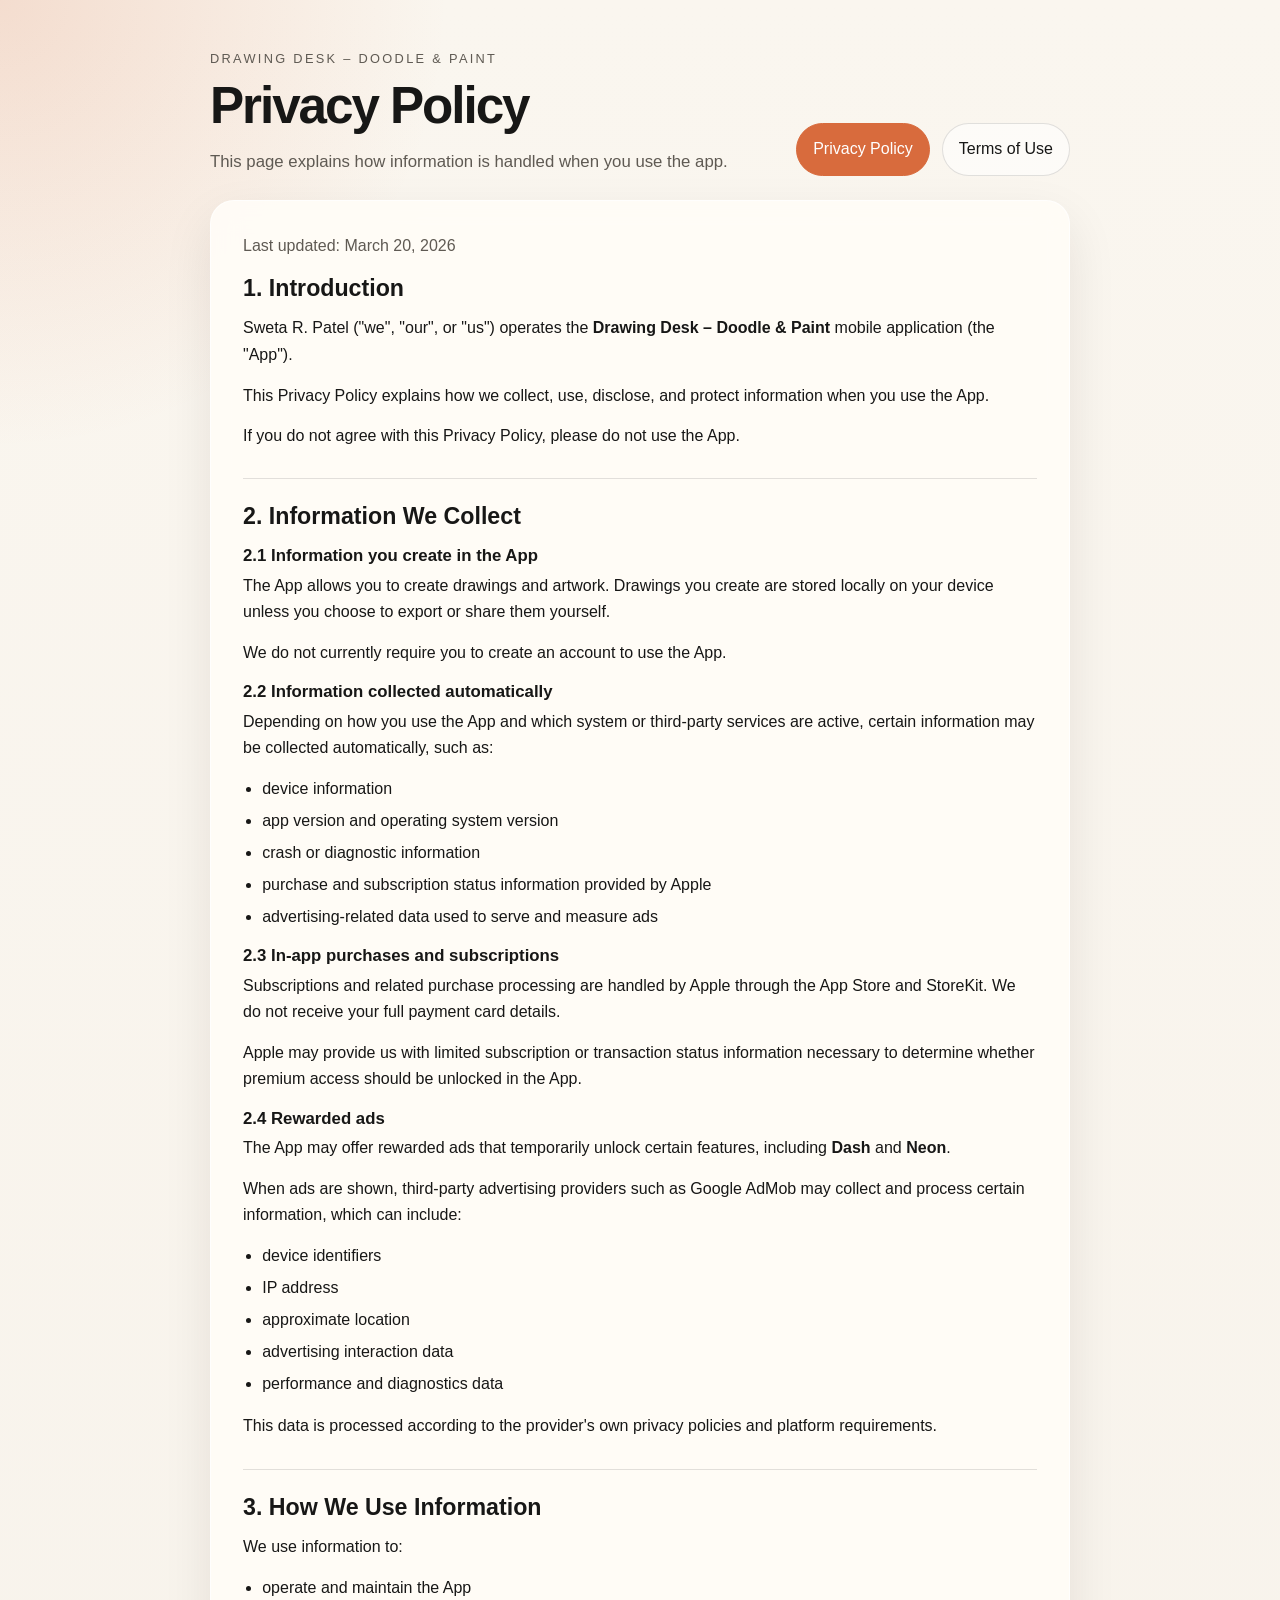
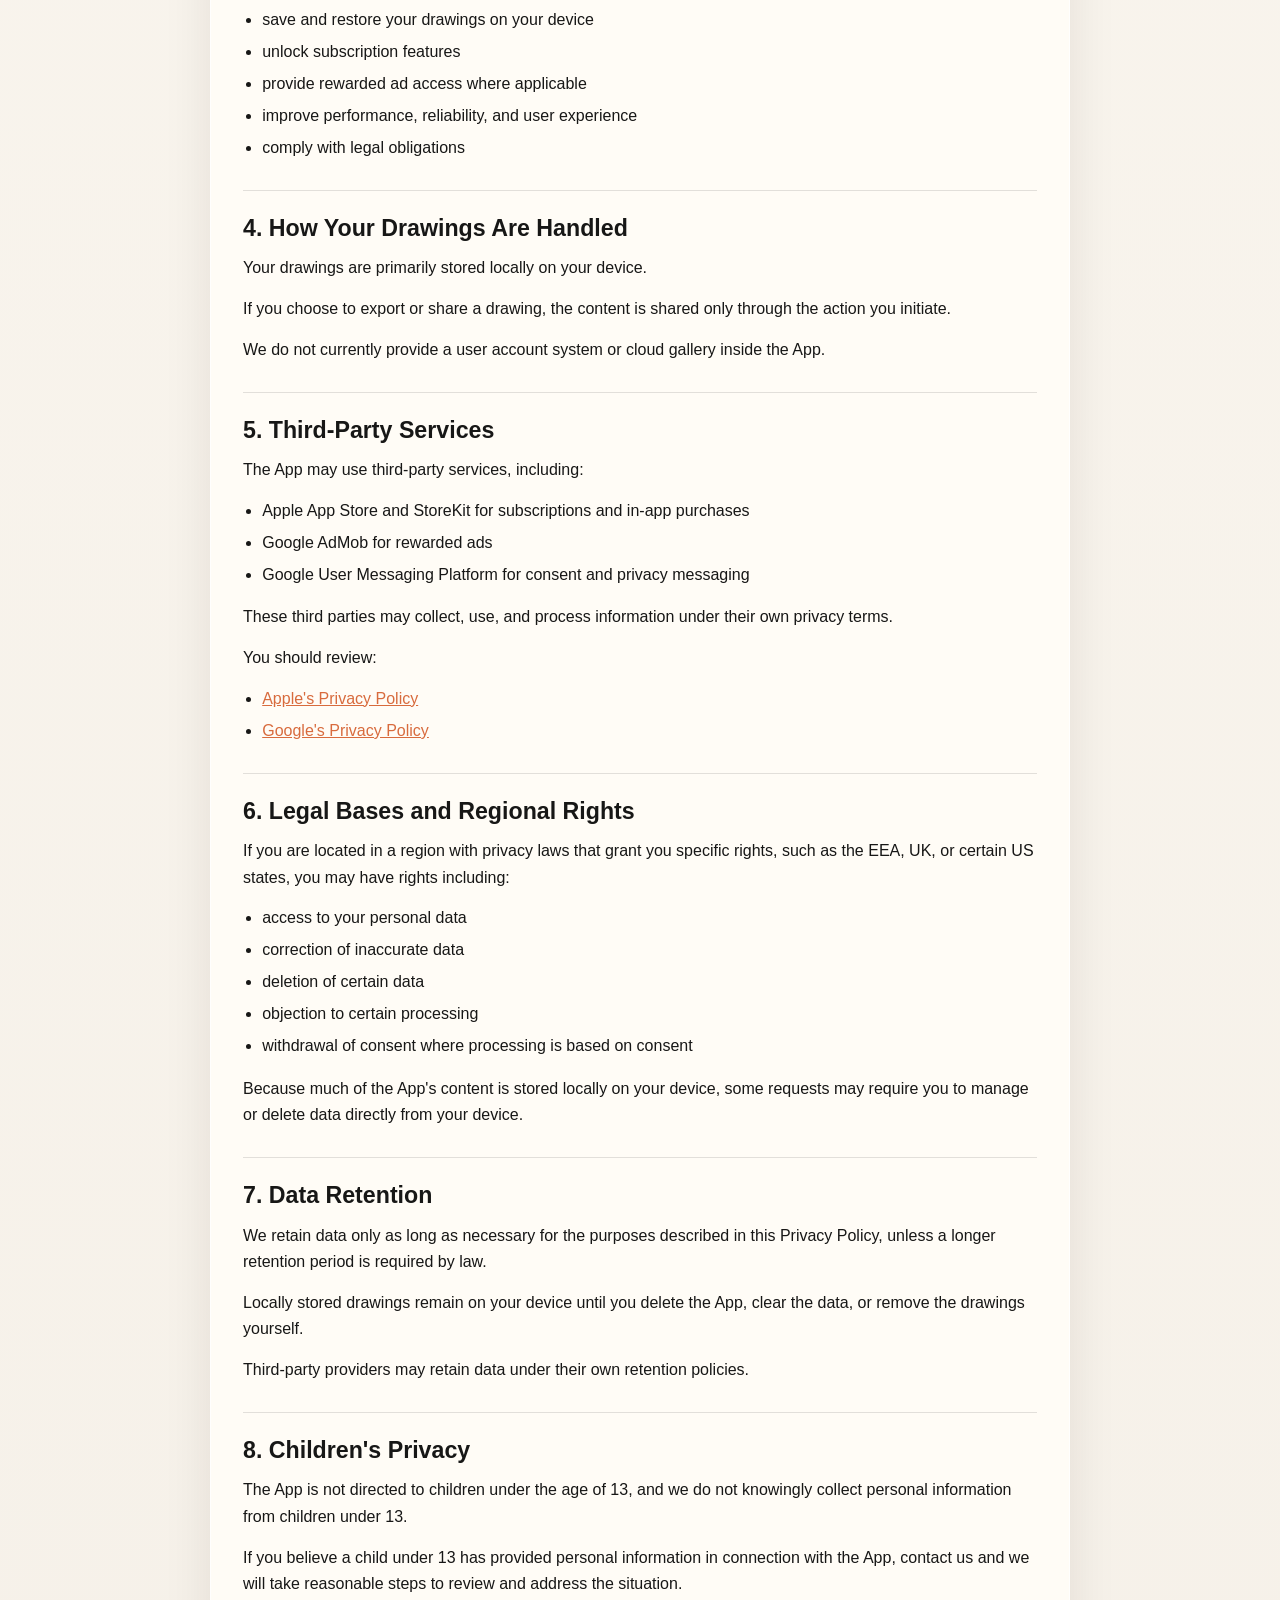
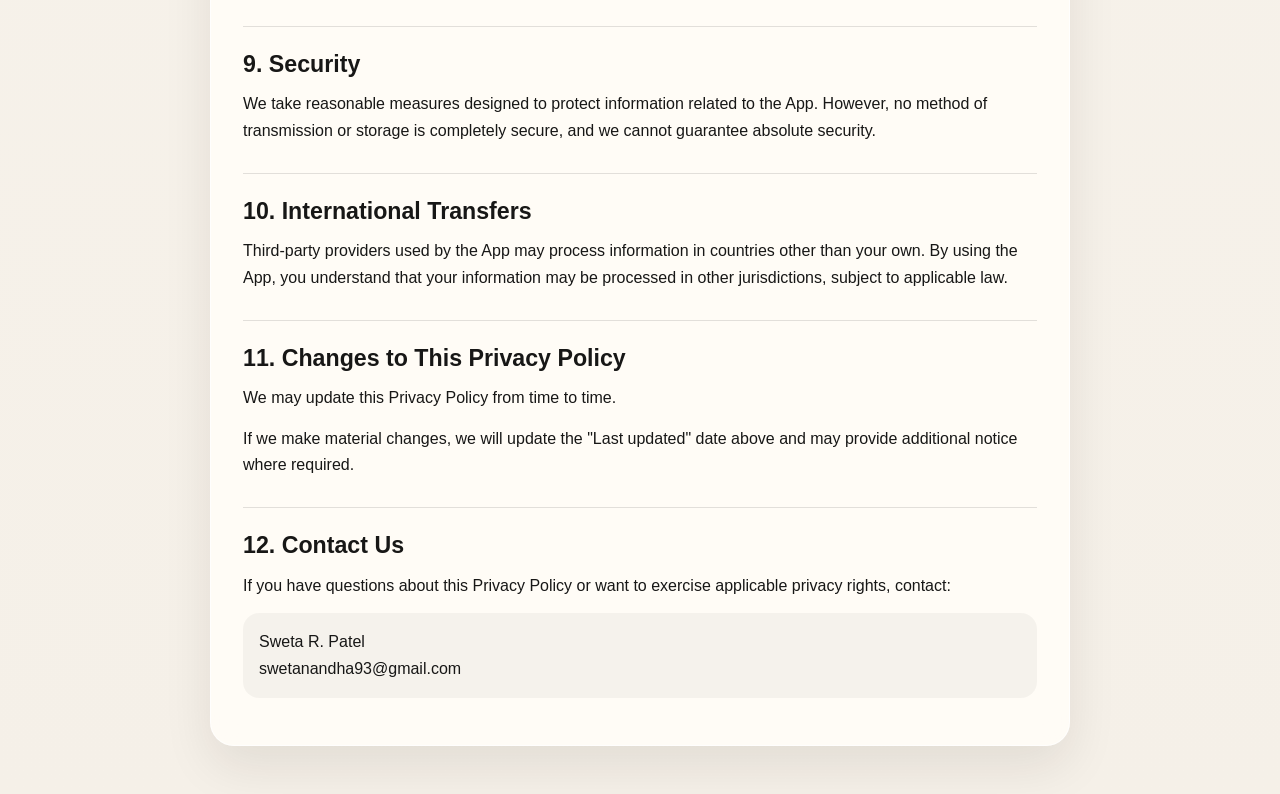
<file: index.html>
<!DOCTYPE html>
<html lang="en">
<head>
  <meta charset="UTF-8">
  <meta name="viewport" content="width=device-width, initial-scale=1.0">
  <title>Drawing Desk – Doodle & Paint | Privacy Policy</title>
  <meta name="description" content="Privacy Policy for Drawing Desk – Doodle & Paint.">
  <link rel="stylesheet" href="legal-styles.css">
</head>
<body>
  <div class="page-shell">
    <header class="hero">
      <div class="hero-copy">
        <p class="eyebrow">Drawing Desk – Doodle &amp; Paint</p>
        <h1>Privacy Policy</h1>
        <p class="lede">This page explains how information is handled when you use the app.</p>
      </div>
      <nav class="top-nav" aria-label="Legal pages">
        <a class="nav-link current" href="index.html">Privacy Policy</a>
        <a class="nav-link" href="terms.html">Terms of Use</a>
      </nav>
    </header>

    <main class="content-card">
      <section>
        <p class="meta">Last updated: March 20, 2026</p>
        <h2>1. Introduction</h2>
        <p>Sweta R. Patel ("we", "our", or "us") operates the <strong>Drawing Desk – Doodle &amp; Paint</strong> mobile application (the "App").</p>
        <p>This Privacy Policy explains how we collect, use, disclose, and protect information when you use the App.</p>
        <p>If you do not agree with this Privacy Policy, please do not use the App.</p>
      </section>

      <section>
        <h2>2. Information We Collect</h2>

        <h3>2.1 Information you create in the App</h3>
        <p>The App allows you to create drawings and artwork. Drawings you create are stored locally on your device unless you choose to export or share them yourself.</p>
        <p>We do not currently require you to create an account to use the App.</p>

        <h3>2.2 Information collected automatically</h3>
        <p>Depending on how you use the App and which system or third-party services are active, certain information may be collected automatically, such as:</p>
        <ul>
          <li>device information</li>
          <li>app version and operating system version</li>
          <li>crash or diagnostic information</li>
          <li>purchase and subscription status information provided by Apple</li>
          <li>advertising-related data used to serve and measure ads</li>
        </ul>

        <h3>2.3 In-app purchases and subscriptions</h3>
        <p>Subscriptions and related purchase processing are handled by Apple through the App Store and StoreKit. We do not receive your full payment card details.</p>
        <p>Apple may provide us with limited subscription or transaction status information necessary to determine whether premium access should be unlocked in the App.</p>

        <h3>2.4 Rewarded ads</h3>
        <p>The App may offer rewarded ads that temporarily unlock certain features, including <strong>Dash</strong> and <strong>Neon</strong>.</p>
        <p>When ads are shown, third-party advertising providers such as Google AdMob may collect and process certain information, which can include:</p>
        <ul>
          <li>device identifiers</li>
          <li>IP address</li>
          <li>approximate location</li>
          <li>advertising interaction data</li>
          <li>performance and diagnostics data</li>
        </ul>
        <p>This data is processed according to the provider's own privacy policies and platform requirements.</p>
      </section>

      <section>
        <h2>3. How We Use Information</h2>
        <p>We use information to:</p>
        <ul>
          <li>operate and maintain the App</li>
          <li>save and restore your drawings on your device</li>
          <li>unlock subscription features</li>
          <li>provide rewarded ad access where applicable</li>
          <li>improve performance, reliability, and user experience</li>
          <li>comply with legal obligations</li>
        </ul>
      </section>

      <section>
        <h2>4. How Your Drawings Are Handled</h2>
        <p>Your drawings are primarily stored locally on your device.</p>
        <p>If you choose to export or share a drawing, the content is shared only through the action you initiate.</p>
        <p>We do not currently provide a user account system or cloud gallery inside the App.</p>
      </section>

      <section>
        <h2>5. Third-Party Services</h2>
        <p>The App may use third-party services, including:</p>
        <ul>
          <li>Apple App Store and StoreKit for subscriptions and in-app purchases</li>
          <li>Google AdMob for rewarded ads</li>
          <li>Google User Messaging Platform for consent and privacy messaging</li>
        </ul>
        <p>These third parties may collect, use, and process information under their own privacy terms.</p>
        <p>You should review:</p>
        <ul>
          <li><a href="https://www.apple.com/legal/privacy/">Apple's Privacy Policy</a></li>
          <li><a href="https://policies.google.com/privacy">Google's Privacy Policy</a></li>
        </ul>
      </section>

      <section>
        <h2>6. Legal Bases and Regional Rights</h2>
        <p>If you are located in a region with privacy laws that grant you specific rights, such as the EEA, UK, or certain US states, you may have rights including:</p>
        <ul>
          <li>access to your personal data</li>
          <li>correction of inaccurate data</li>
          <li>deletion of certain data</li>
          <li>objection to certain processing</li>
          <li>withdrawal of consent where processing is based on consent</li>
        </ul>
        <p>Because much of the App's content is stored locally on your device, some requests may require you to manage or delete data directly from your device.</p>
      </section>

      <section>
        <h2>7. Data Retention</h2>
        <p>We retain data only as long as necessary for the purposes described in this Privacy Policy, unless a longer retention period is required by law.</p>
        <p>Locally stored drawings remain on your device until you delete the App, clear the data, or remove the drawings yourself.</p>
        <p>Third-party providers may retain data under their own retention policies.</p>
      </section>

      <section>
        <h2>8. Children's Privacy</h2>
        <p>The App is not directed to children under the age of 13, and we do not knowingly collect personal information from children under 13.</p>
        <p>If you believe a child under 13 has provided personal information in connection with the App, contact us and we will take reasonable steps to review and address the situation.</p>
      </section>

      <section>
        <h2>9. Security</h2>
        <p>We take reasonable measures designed to protect information related to the App. However, no method of transmission or storage is completely secure, and we cannot guarantee absolute security.</p>
      </section>

      <section>
        <h2>10. International Transfers</h2>
        <p>Third-party providers used by the App may process information in countries other than your own. By using the App, you understand that your information may be processed in other jurisdictions, subject to applicable law.</p>
      </section>

      <section>
        <h2>11. Changes to This Privacy Policy</h2>
        <p>We may update this Privacy Policy from time to time.</p>
        <p>If we make material changes, we will update the "Last updated" date above and may provide additional notice where required.</p>
      </section>

      <section>
        <h2>12. Contact Us</h2>
        <p>If you have questions about this Privacy Policy or want to exercise applicable privacy rights, contact:</p>
        <p class="contact-block">
          Sweta R. Patel<br>
          swetanandha93@gmail.com
        </p>
      </section>
    </main>
  </div>
</body>
</html>
</file>
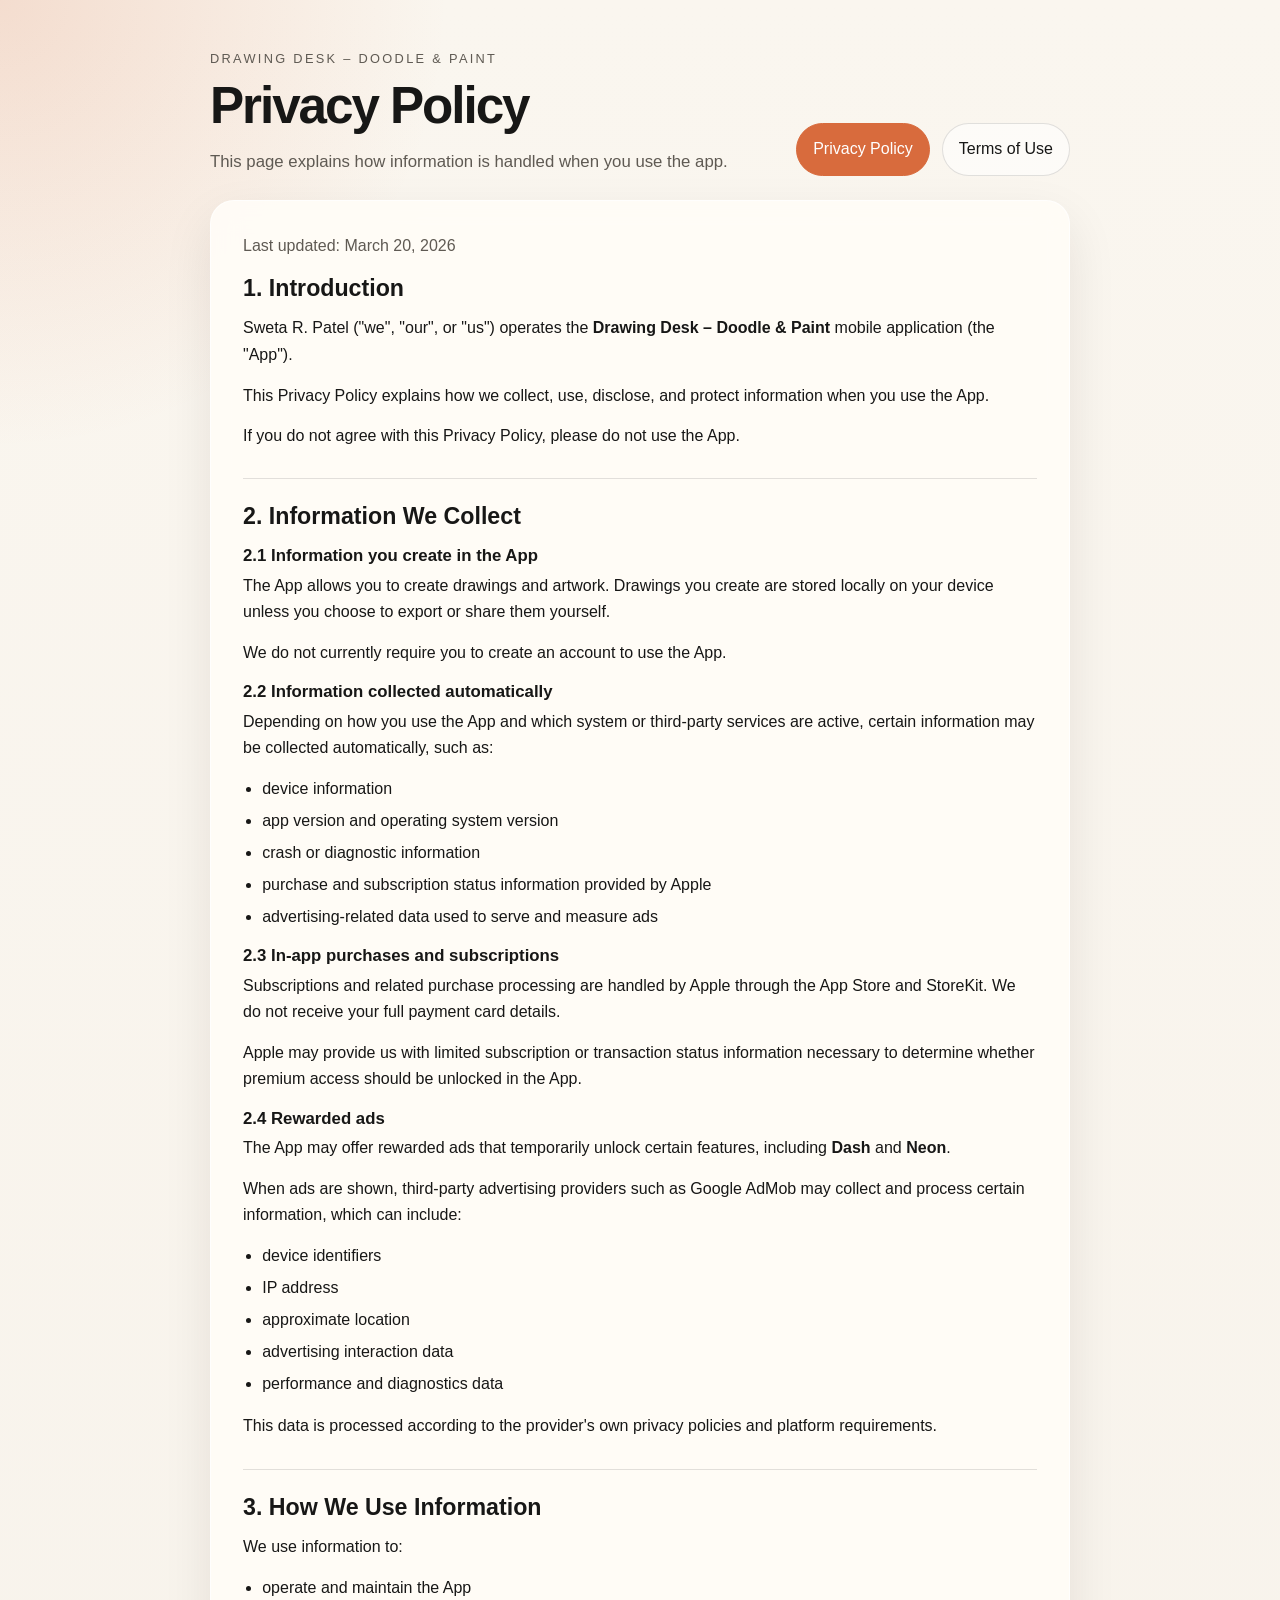
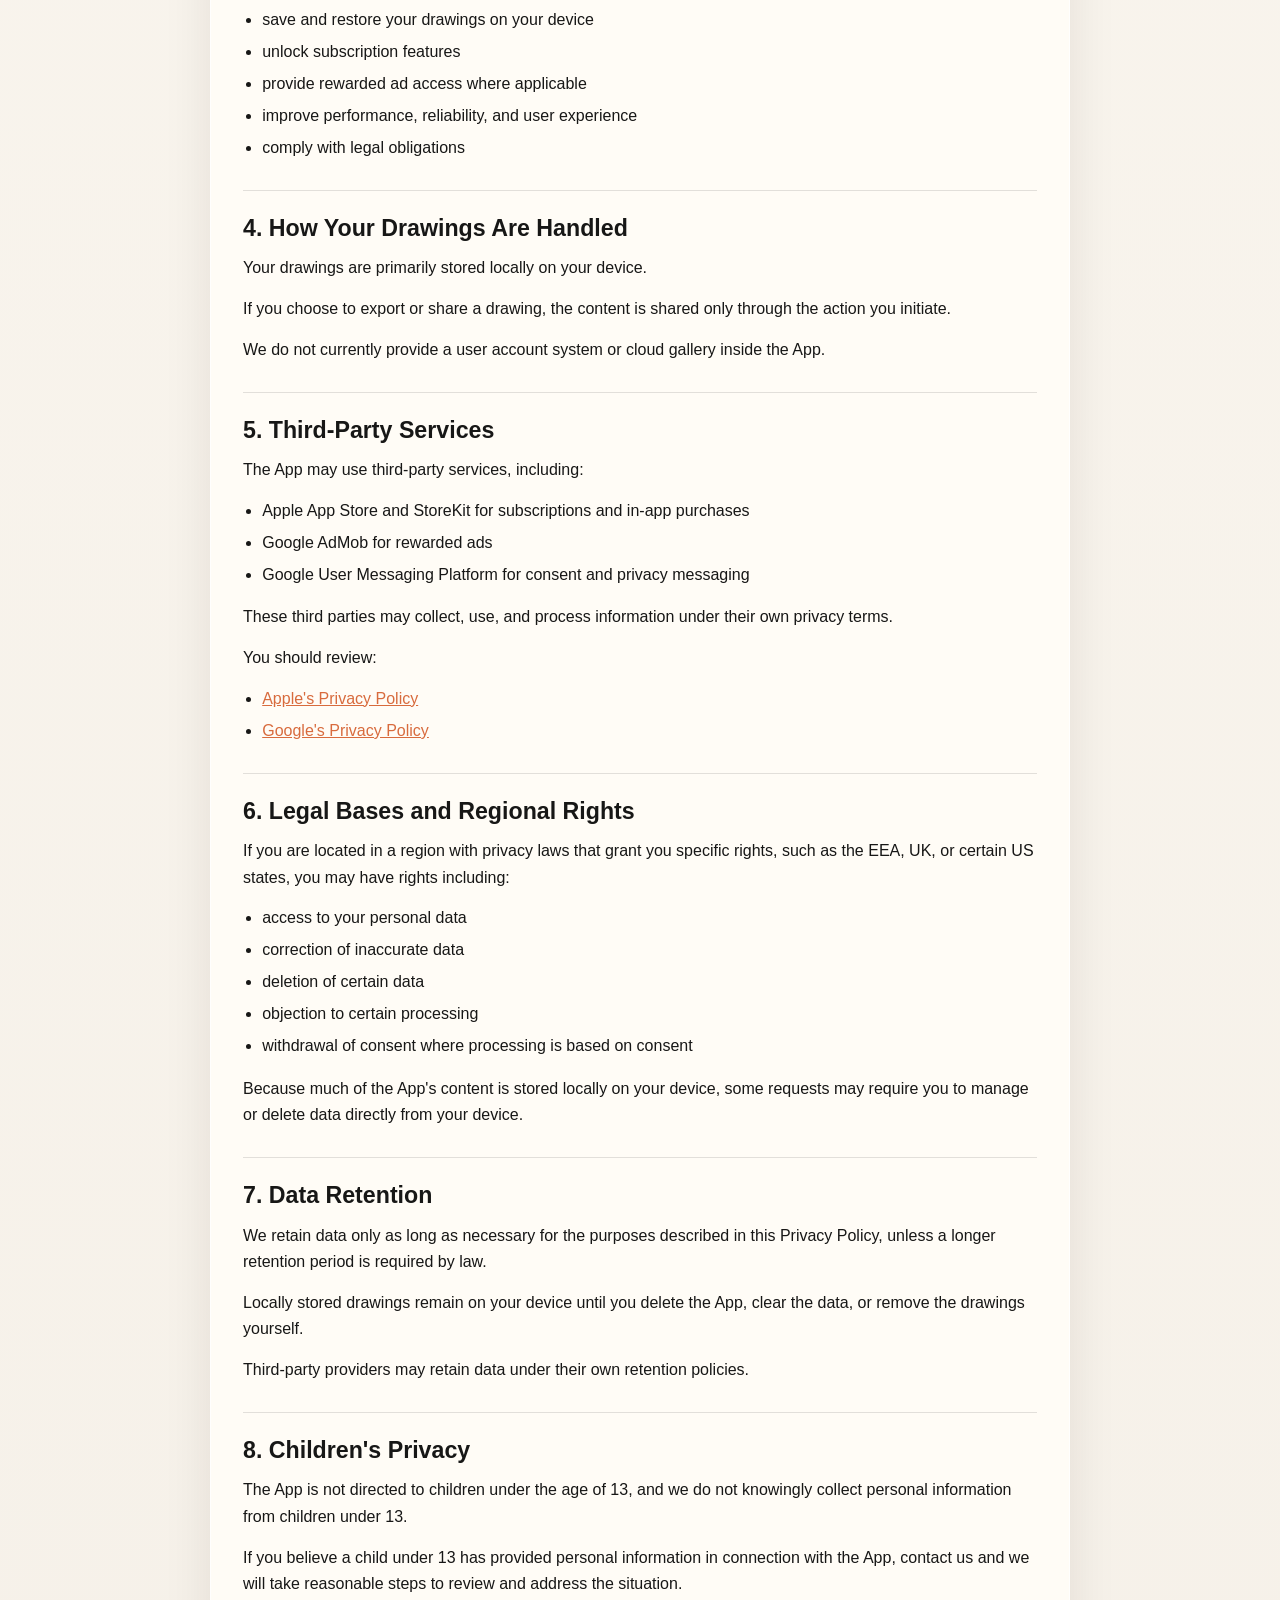
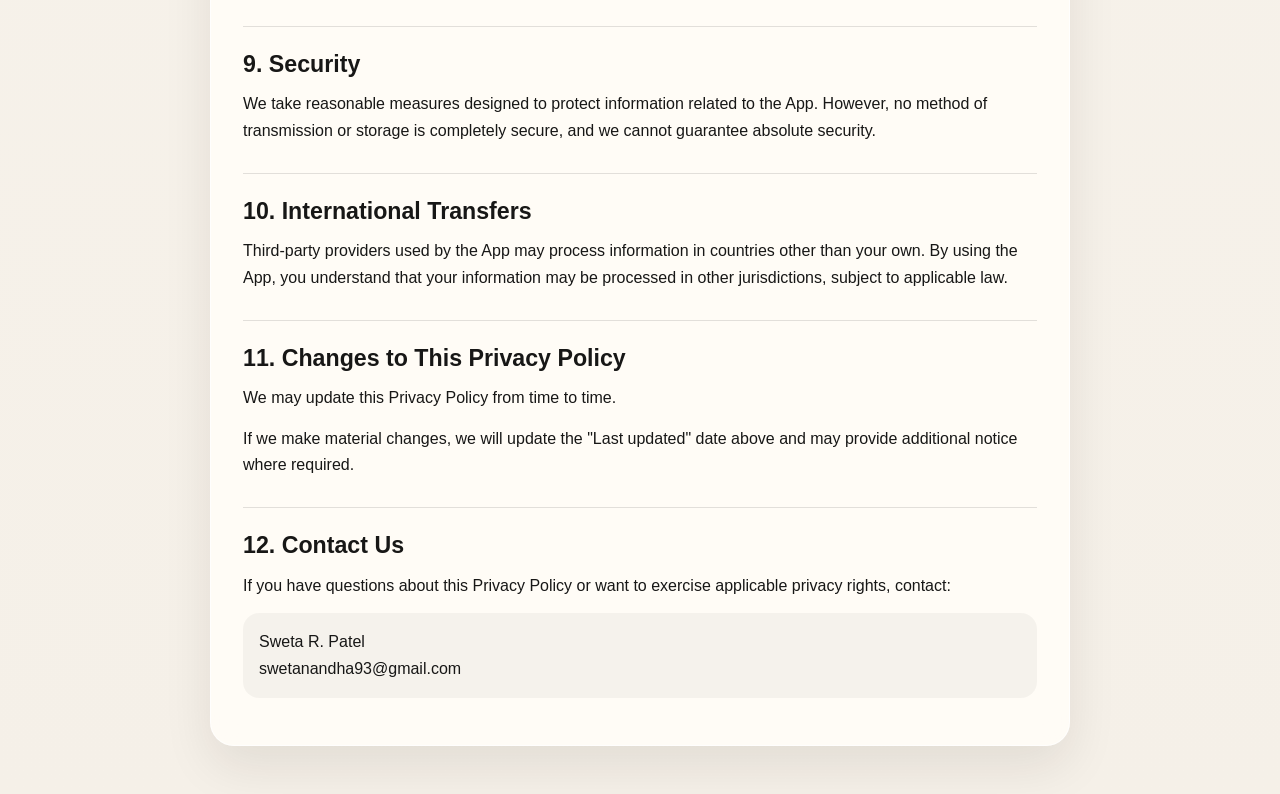
<file: privacy.html>
<!DOCTYPE html>
<html lang="en">
<head>
  <meta charset="UTF-8">
  <meta name="viewport" content="width=device-width, initial-scale=1.0">
  <title>Drawing Desk – Doodle & Paint | Privacy Policy</title>
  <meta name="description" content="Privacy Policy for Drawing Desk – Doodle & Paint.">
  <link rel="stylesheet" href="legal-styles.css">
</head>
<body>
  <div class="page-shell">
    <header class="hero">
      <div class="hero-copy">
        <p class="eyebrow">Drawing Desk – Doodle &amp; Paint</p>
        <h1>Privacy Policy</h1>
        <p class="lede">This page explains how information is handled when you use the app.</p>
      </div>
      <nav class="top-nav" aria-label="Legal pages">
        <a class="nav-link current" href="privacy.html">Privacy Policy</a>
        <a class="nav-link" href="terms.html">Terms of Use</a>
      </nav>
    </header>

    <main class="content-card">
      <section>
        <p class="meta">Last updated: March 20, 2026</p>
        <h2>1. Introduction</h2>
        <p>Sweta R. Patel ("we", "our", or "us") operates the <strong>Drawing Desk – Doodle &amp; Paint</strong> mobile application (the "App").</p>
        <p>This Privacy Policy explains how we collect, use, disclose, and protect information when you use the App.</p>
        <p>If you do not agree with this Privacy Policy, please do not use the App.</p>
      </section>

      <section>
        <h2>2. Information We Collect</h2>

        <h3>2.1 Information you create in the App</h3>
        <p>The App allows you to create drawings and artwork. Drawings you create are stored locally on your device unless you choose to export or share them yourself.</p>
        <p>We do not currently require you to create an account to use the App.</p>

        <h3>2.2 Information collected automatically</h3>
        <p>Depending on how you use the App and which system or third-party services are active, certain information may be collected automatically, such as:</p>
        <ul>
          <li>device information</li>
          <li>app version and operating system version</li>
          <li>crash or diagnostic information</li>
          <li>purchase and subscription status information provided by Apple</li>
          <li>advertising-related data used to serve and measure ads</li>
        </ul>

        <h3>2.3 In-app purchases and subscriptions</h3>
        <p>Subscriptions and related purchase processing are handled by Apple through the App Store and StoreKit. We do not receive your full payment card details.</p>
        <p>Apple may provide us with limited subscription or transaction status information necessary to determine whether premium access should be unlocked in the App.</p>

        <h3>2.4 Rewarded ads</h3>
        <p>The App may offer rewarded ads that temporarily unlock certain features, including <strong>Dash</strong> and <strong>Neon</strong>.</p>
        <p>When ads are shown, third-party advertising providers such as Google AdMob may collect and process certain information, which can include:</p>
        <ul>
          <li>device identifiers</li>
          <li>IP address</li>
          <li>approximate location</li>
          <li>advertising interaction data</li>
          <li>performance and diagnostics data</li>
        </ul>
        <p>This data is processed according to the provider's own privacy policies and platform requirements.</p>
      </section>

      <section>
        <h2>3. How We Use Information</h2>
        <p>We use information to:</p>
        <ul>
          <li>operate and maintain the App</li>
          <li>save and restore your drawings on your device</li>
          <li>unlock subscription features</li>
          <li>provide rewarded ad access where applicable</li>
          <li>improve performance, reliability, and user experience</li>
          <li>comply with legal obligations</li>
        </ul>
      </section>

      <section>
        <h2>4. How Your Drawings Are Handled</h2>
        <p>Your drawings are primarily stored locally on your device.</p>
        <p>If you choose to export or share a drawing, the content is shared only through the action you initiate.</p>
        <p>We do not currently provide a user account system or cloud gallery inside the App.</p>
      </section>

      <section>
        <h2>5. Third-Party Services</h2>
        <p>The App may use third-party services, including:</p>
        <ul>
          <li>Apple App Store and StoreKit for subscriptions and in-app purchases</li>
          <li>Google AdMob for rewarded ads</li>
          <li>Google User Messaging Platform for consent and privacy messaging</li>
        </ul>
        <p>These third parties may collect, use, and process information under their own privacy terms.</p>
        <p>You should review:</p>
        <ul>
          <li><a href="https://www.apple.com/legal/privacy/">Apple's Privacy Policy</a></li>
          <li><a href="https://policies.google.com/privacy">Google's Privacy Policy</a></li>
        </ul>
      </section>

      <section>
        <h2>6. Legal Bases and Regional Rights</h2>
        <p>If you are located in a region with privacy laws that grant you specific rights, such as the EEA, UK, or certain US states, you may have rights including:</p>
        <ul>
          <li>access to your personal data</li>
          <li>correction of inaccurate data</li>
          <li>deletion of certain data</li>
          <li>objection to certain processing</li>
          <li>withdrawal of consent where processing is based on consent</li>
        </ul>
        <p>Because much of the App's content is stored locally on your device, some requests may require you to manage or delete data directly from your device.</p>
      </section>

      <section>
        <h2>7. Data Retention</h2>
        <p>We retain data only as long as necessary for the purposes described in this Privacy Policy, unless a longer retention period is required by law.</p>
        <p>Locally stored drawings remain on your device until you delete the App, clear the data, or remove the drawings yourself.</p>
        <p>Third-party providers may retain data under their own retention policies.</p>
      </section>

      <section>
        <h2>8. Children's Privacy</h2>
        <p>The App is not directed to children under the age of 13, and we do not knowingly collect personal information from children under 13.</p>
        <p>If you believe a child under 13 has provided personal information in connection with the App, contact us and we will take reasonable steps to review and address the situation.</p>
      </section>

      <section>
        <h2>9. Security</h2>
        <p>We take reasonable measures designed to protect information related to the App. However, no method of transmission or storage is completely secure, and we cannot guarantee absolute security.</p>
      </section>

      <section>
        <h2>10. International Transfers</h2>
        <p>Third-party providers used by the App may process information in countries other than your own. By using the App, you understand that your information may be processed in other jurisdictions, subject to applicable law.</p>
      </section>

      <section>
        <h2>11. Changes to This Privacy Policy</h2>
        <p>We may update this Privacy Policy from time to time.</p>
        <p>If we make material changes, we will update the "Last updated" date above and may provide additional notice where required.</p>
      </section>

      <section>
        <h2>12. Contact Us</h2>
        <p>If you have questions about this Privacy Policy or want to exercise applicable privacy rights, contact:</p>
        <p class="contact-block">
          Sweta R. Patel<br>
          swetanandha93@gmail.com
        </p>
      </section>
    </main>
  </div>
</body>
</html>
</file>
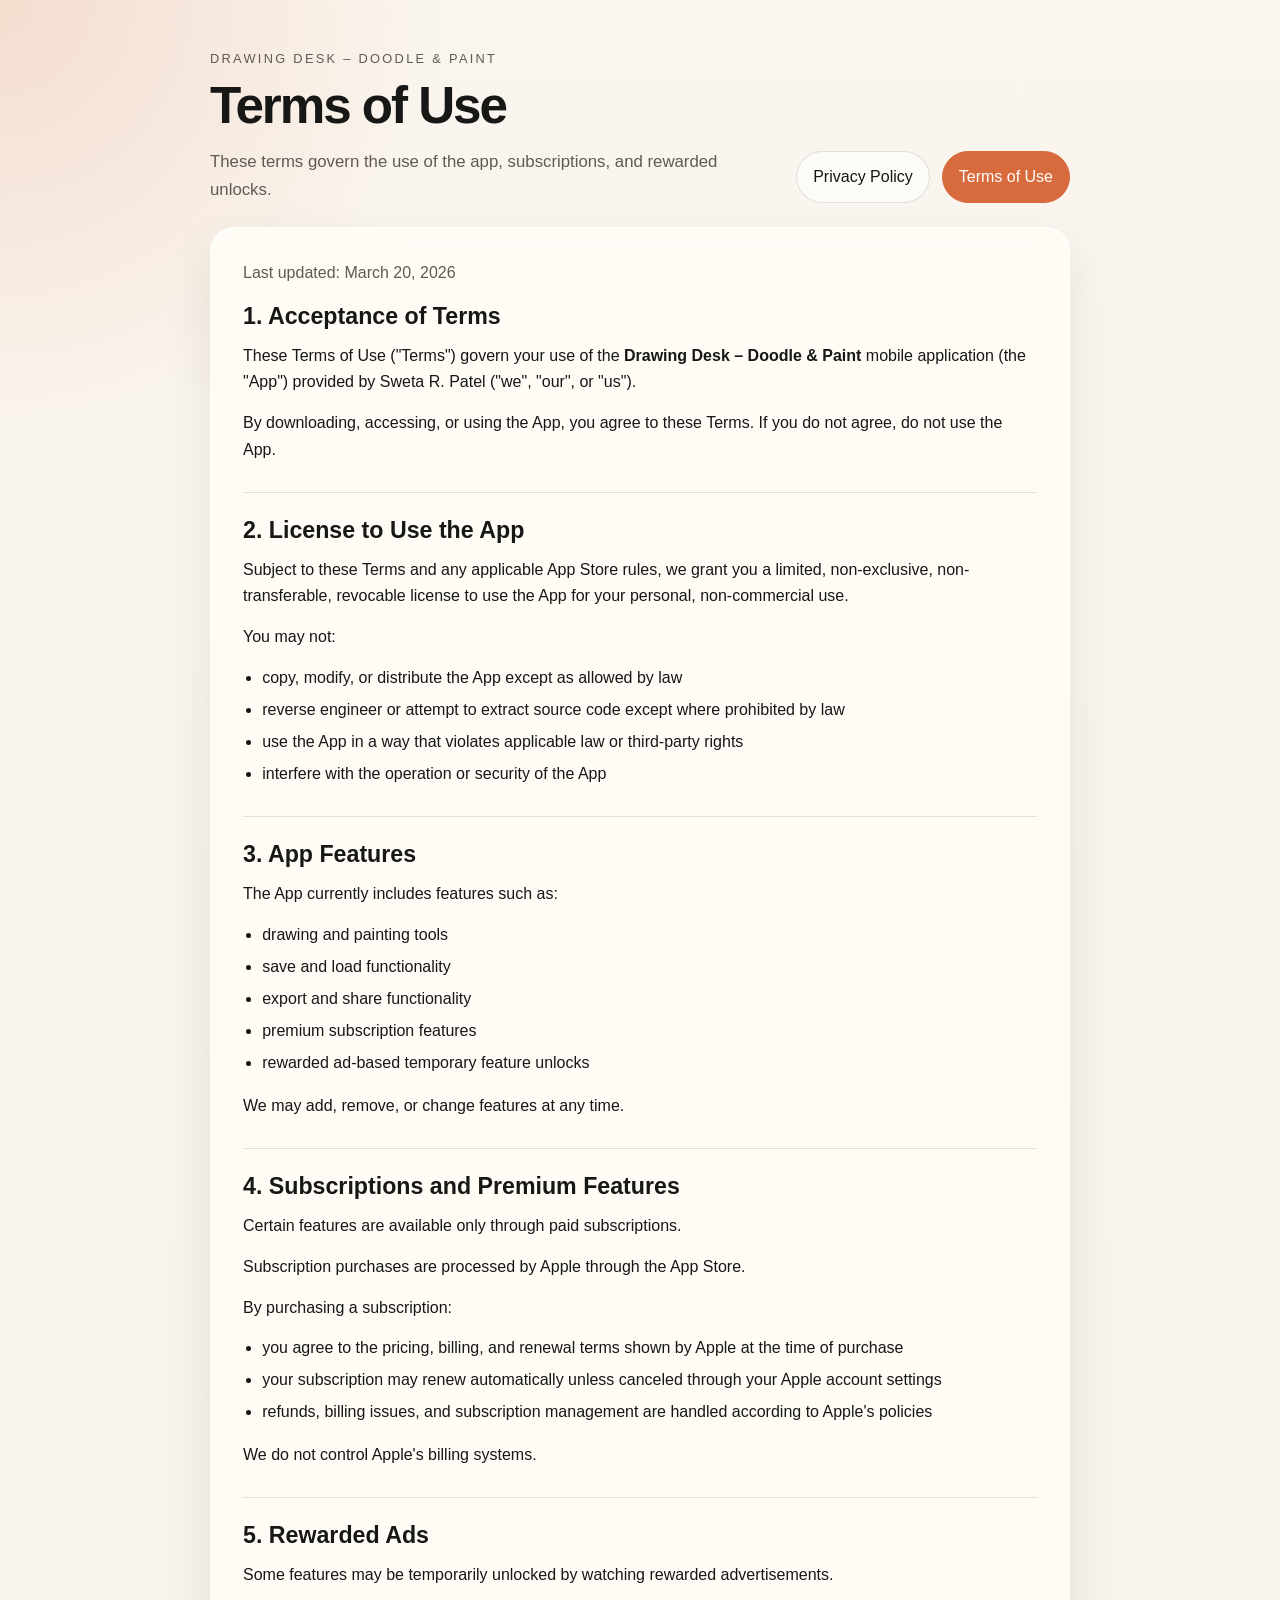
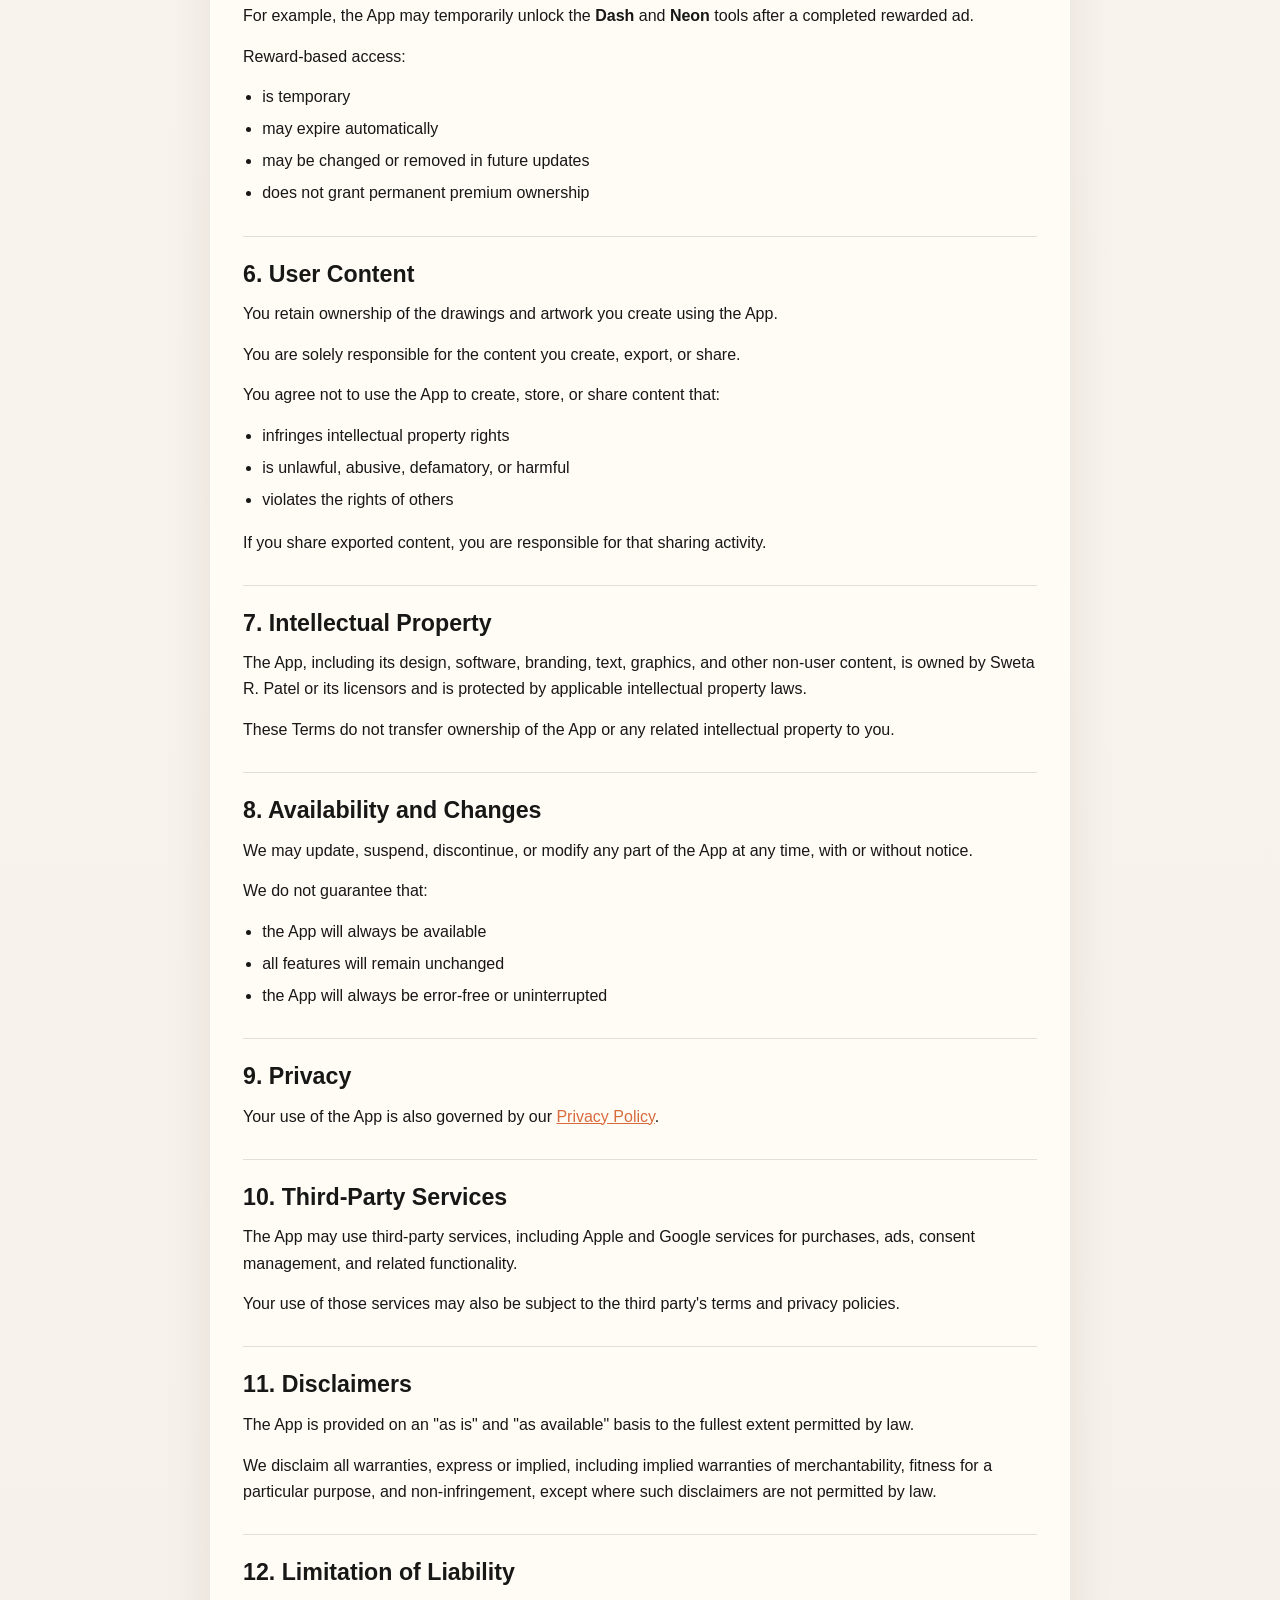
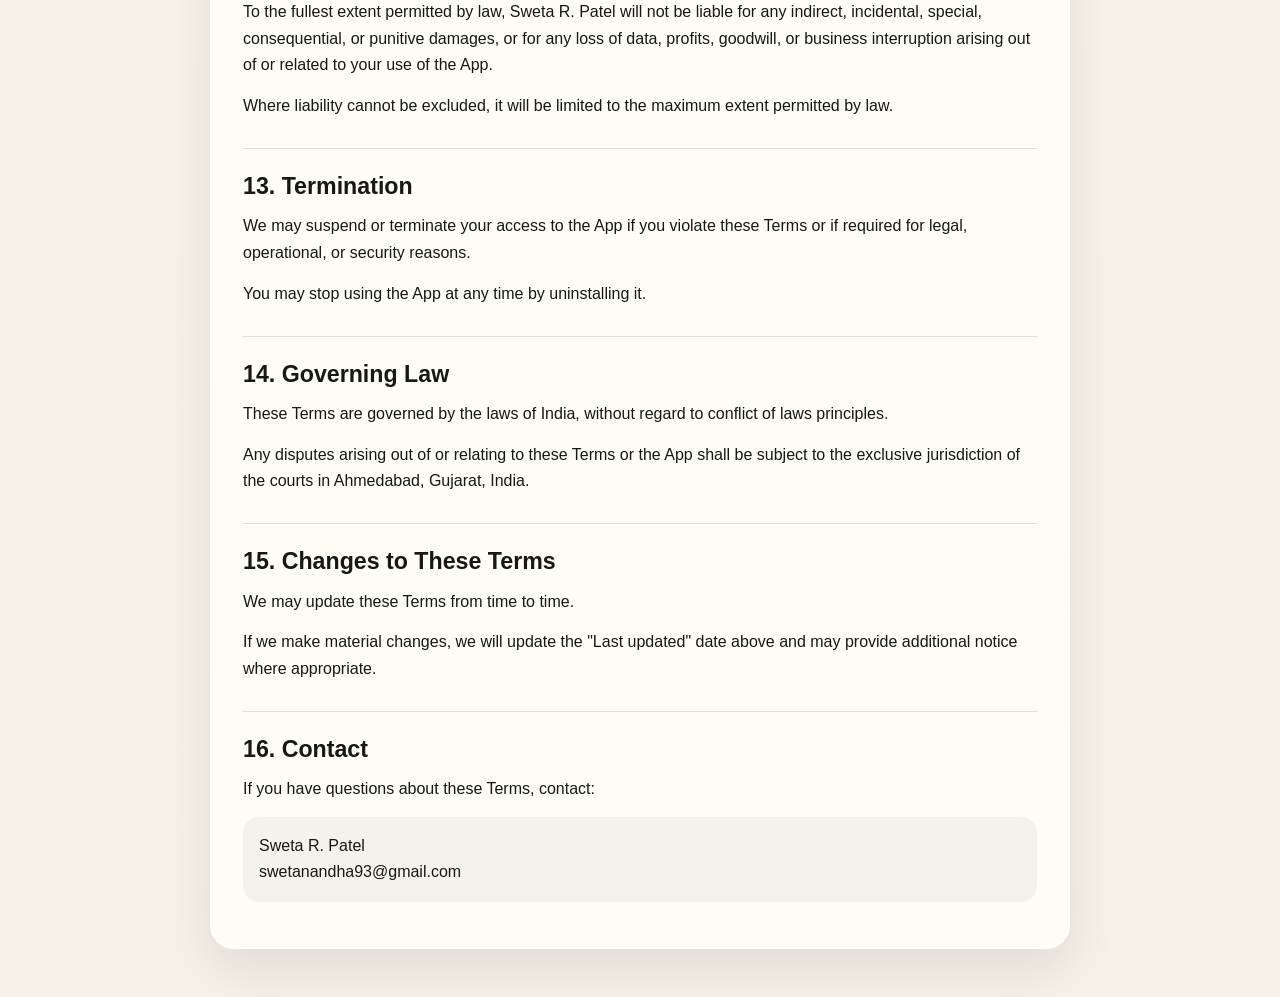
<file: terms.html>
<!DOCTYPE html>
<html lang="en">
<head>
  <meta charset="UTF-8">
  <meta name="viewport" content="width=device-width, initial-scale=1.0">
  <title>Drawing Desk – Doodle & Paint | Terms of Use</title>
  <meta name="description" content="Terms of Use for Drawing Desk – Doodle & Paint.">
  <link rel="stylesheet" href="legal-styles.css">
</head>
<body>
  <div class="page-shell">
    <header class="hero">
      <div class="hero-copy">
        <p class="eyebrow">Drawing Desk – Doodle &amp; Paint</p>
        <h1>Terms of Use</h1>
        <p class="lede">These terms govern the use of the app, subscriptions, and rewarded unlocks.</p>
      </div>
      <nav class="top-nav" aria-label="Legal pages">
        <a class="nav-link" href="privacy.html">Privacy Policy</a>
        <a class="nav-link current" href="terms.html">Terms of Use</a>
      </nav>
    </header>

    <main class="content-card">
      <section>
        <p class="meta">Last updated: March 20, 2026</p>
        <h2>1. Acceptance of Terms</h2>
        <p>These Terms of Use ("Terms") govern your use of the <strong>Drawing Desk – Doodle &amp; Paint</strong> mobile application (the "App") provided by Sweta R. Patel ("we", "our", or "us").</p>
        <p>By downloading, accessing, or using the App, you agree to these Terms. If you do not agree, do not use the App.</p>
      </section>

      <section>
        <h2>2. License to Use the App</h2>
        <p>Subject to these Terms and any applicable App Store rules, we grant you a limited, non-exclusive, non-transferable, revocable license to use the App for your personal, non-commercial use.</p>
        <p>You may not:</p>
        <ul>
          <li>copy, modify, or distribute the App except as allowed by law</li>
          <li>reverse engineer or attempt to extract source code except where prohibited by law</li>
          <li>use the App in a way that violates applicable law or third-party rights</li>
          <li>interfere with the operation or security of the App</li>
        </ul>
      </section>

      <section>
        <h2>3. App Features</h2>
        <p>The App currently includes features such as:</p>
        <ul>
          <li>drawing and painting tools</li>
          <li>save and load functionality</li>
          <li>export and share functionality</li>
          <li>premium subscription features</li>
          <li>rewarded ad-based temporary feature unlocks</li>
        </ul>
        <p>We may add, remove, or change features at any time.</p>
      </section>

      <section>
        <h2>4. Subscriptions and Premium Features</h2>
        <p>Certain features are available only through paid subscriptions.</p>
        <p>Subscription purchases are processed by Apple through the App Store.</p>
        <p>By purchasing a subscription:</p>
        <ul>
          <li>you agree to the pricing, billing, and renewal terms shown by Apple at the time of purchase</li>
          <li>your subscription may renew automatically unless canceled through your Apple account settings</li>
          <li>refunds, billing issues, and subscription management are handled according to Apple's policies</li>
        </ul>
        <p>We do not control Apple's billing systems.</p>
      </section>

      <section>
        <h2>5. Rewarded Ads</h2>
        <p>Some features may be temporarily unlocked by watching rewarded advertisements.</p>
        <p>For example, the App may temporarily unlock the <strong>Dash</strong> and <strong>Neon</strong> tools after a completed rewarded ad.</p>
        <p>Reward-based access:</p>
        <ul>
          <li>is temporary</li>
          <li>may expire automatically</li>
          <li>may be changed or removed in future updates</li>
          <li>does not grant permanent premium ownership</li>
        </ul>
      </section>

      <section>
        <h2>6. User Content</h2>
        <p>You retain ownership of the drawings and artwork you create using the App.</p>
        <p>You are solely responsible for the content you create, export, or share.</p>
        <p>You agree not to use the App to create, store, or share content that:</p>
        <ul>
          <li>infringes intellectual property rights</li>
          <li>is unlawful, abusive, defamatory, or harmful</li>
          <li>violates the rights of others</li>
        </ul>
        <p>If you share exported content, you are responsible for that sharing activity.</p>
      </section>

      <section>
        <h2>7. Intellectual Property</h2>
        <p>The App, including its design, software, branding, text, graphics, and other non-user content, is owned by Sweta R. Patel or its licensors and is protected by applicable intellectual property laws.</p>
        <p>These Terms do not transfer ownership of the App or any related intellectual property to you.</p>
      </section>

      <section>
        <h2>8. Availability and Changes</h2>
        <p>We may update, suspend, discontinue, or modify any part of the App at any time, with or without notice.</p>
        <p>We do not guarantee that:</p>
        <ul>
          <li>the App will always be available</li>
          <li>all features will remain unchanged</li>
          <li>the App will always be error-free or uninterrupted</li>
        </ul>
      </section>

      <section>
        <h2>9. Privacy</h2>
        <p>Your use of the App is also governed by our <a href="privacy.html">Privacy Policy</a>.</p>
      </section>

      <section>
        <h2>10. Third-Party Services</h2>
        <p>The App may use third-party services, including Apple and Google services for purchases, ads, consent management, and related functionality.</p>
        <p>Your use of those services may also be subject to the third party's terms and privacy policies.</p>
      </section>

      <section>
        <h2>11. Disclaimers</h2>
        <p>The App is provided on an "as is" and "as available" basis to the fullest extent permitted by law.</p>
        <p>We disclaim all warranties, express or implied, including implied warranties of merchantability, fitness for a particular purpose, and non-infringement, except where such disclaimers are not permitted by law.</p>
      </section>

      <section>
        <h2>12. Limitation of Liability</h2>
        <p>To the fullest extent permitted by law, Sweta R. Patel will not be liable for any indirect, incidental, special, consequential, or punitive damages, or for any loss of data, profits, goodwill, or business interruption arising out of or related to your use of the App.</p>
        <p>Where liability cannot be excluded, it will be limited to the maximum extent permitted by law.</p>
      </section>

      <section>
        <h2>13. Termination</h2>
        <p>We may suspend or terminate your access to the App if you violate these Terms or if required for legal, operational, or security reasons.</p>
        <p>You may stop using the App at any time by uninstalling it.</p>
      </section>

      <section>
        <h2>14. Governing Law</h2>
        <p>These Terms are governed by the laws of India, without regard to conflict of laws principles.</p>
        <p>Any disputes arising out of or relating to these Terms or the App shall be subject to the exclusive jurisdiction of the courts in Ahmedabad, Gujarat, India.</p>
      </section>

      <section>
        <h2>15. Changes to These Terms</h2>
        <p>We may update these Terms from time to time.</p>
        <p>If we make material changes, we will update the "Last updated" date above and may provide additional notice where appropriate.</p>
      </section>

      <section>
        <h2>16. Contact</h2>
        <p>If you have questions about these Terms, contact:</p>
        <p class="contact-block">
          Sweta R. Patel<br>
          swetanandha93@gmail.com
        </p>
      </section>
    </main>
  </div>
</body>
</html>
</file>
<file: legal-styles.css>
:root {
  --background: #f5f0e8;
  --paper: rgba(255, 252, 247, 0.94);
  --ink: #171716;
  --muted: #5f5a53;
  --line: rgba(23, 23, 22, 0.12);
  --accent: #d86b3d;
  --accent-soft: rgba(216, 107, 61, 0.12);
  --shadow: rgba(30, 18, 12, 0.09);
  --max-width: 860px;
}

* {
  box-sizing: border-box;
}

body {
  margin: 0;
  font-family: "Avenir Next", "Segoe UI", sans-serif;
  color: var(--ink);
  line-height: 1.65;
  background:
    radial-gradient(circle at top left, rgba(216, 107, 61, 0.18), transparent 28rem),
    linear-gradient(180deg, #faf6ef 0%, var(--background) 100%);
}

a {
  color: var(--accent);
}

.page-shell {
  min-height: 100vh;
  padding: 2rem 1.25rem 3rem;
}

.hero,
.content-card {
  width: min(100%, var(--max-width));
  margin: 0 auto;
}

.hero {
  display: grid;
  gap: 1rem;
  align-items: end;
  margin-bottom: 1.5rem;
}

.eyebrow {
  margin: 0 0 0.5rem;
  font-size: 0.8rem;
  letter-spacing: 0.18em;
  text-transform: uppercase;
  color: var(--muted);
}

h1,
h2,
h3 {
  line-height: 1.15;
}

h1 {
  margin: 0;
  font-size: clamp(2.4rem, 4vw, 4.4rem);
  letter-spacing: -0.04em;
}

.lede {
  max-width: 42rem;
  margin: 0.75rem 0 0;
  font-size: 1.05rem;
  color: var(--muted);
}

.top-nav {
  display: flex;
  flex-wrap: wrap;
  gap: 0.75rem;
}

.nav-link {
  display: inline-flex;
  align-items: center;
  justify-content: center;
  min-height: 2.75rem;
  padding: 0.75rem 1rem;
  border: 1px solid var(--line);
  border-radius: 999px;
  background: rgba(255, 255, 255, 0.55);
  color: var(--ink);
  text-decoration: none;
}

.nav-link.current {
  background: var(--accent);
  border-color: var(--accent);
  color: white;
}

.content-card {
  padding: 1.4rem;
  background: var(--paper);
  border: 1px solid rgba(255, 255, 255, 0.65);
  border-radius: 1.5rem;
  box-shadow: 0 20px 50px var(--shadow);
  backdrop-filter: blur(14px);
}

.notice {
  margin-bottom: 1.5rem;
  padding: 0.9rem 1rem;
  border-left: 4px solid var(--accent);
  border-radius: 0.8rem;
  background: var(--accent-soft);
  color: #4a352b;
}

.meta {
  margin-top: 0;
  margin-bottom: 1rem;
  color: var(--muted);
}

section + section {
  margin-top: 1.8rem;
  padding-top: 1.5rem;
  border-top: 1px solid var(--line);
}

h2 {
  margin: 0 0 0.85rem;
  font-size: 1.45rem;
}

h3 {
  margin: 1rem 0 0.45rem;
  font-size: 1.05rem;
}

p {
  margin: 0 0 0.9rem;
}

ul {
  margin: 0.5rem 0 1rem;
  padding-left: 1.2rem;
}

li + li {
  margin-top: 0.35rem;
}

.contact-block {
  padding: 1rem;
  border-radius: 1rem;
  background: rgba(23, 23, 22, 0.04);
}

@media (min-width: 760px) {
  .page-shell {
    padding-top: 3rem;
  }

  .hero {
    grid-template-columns: minmax(0, 1fr) auto;
    gap: 1.5rem;
  }

  .content-card {
    padding: 2rem;
  }
}
</file>
